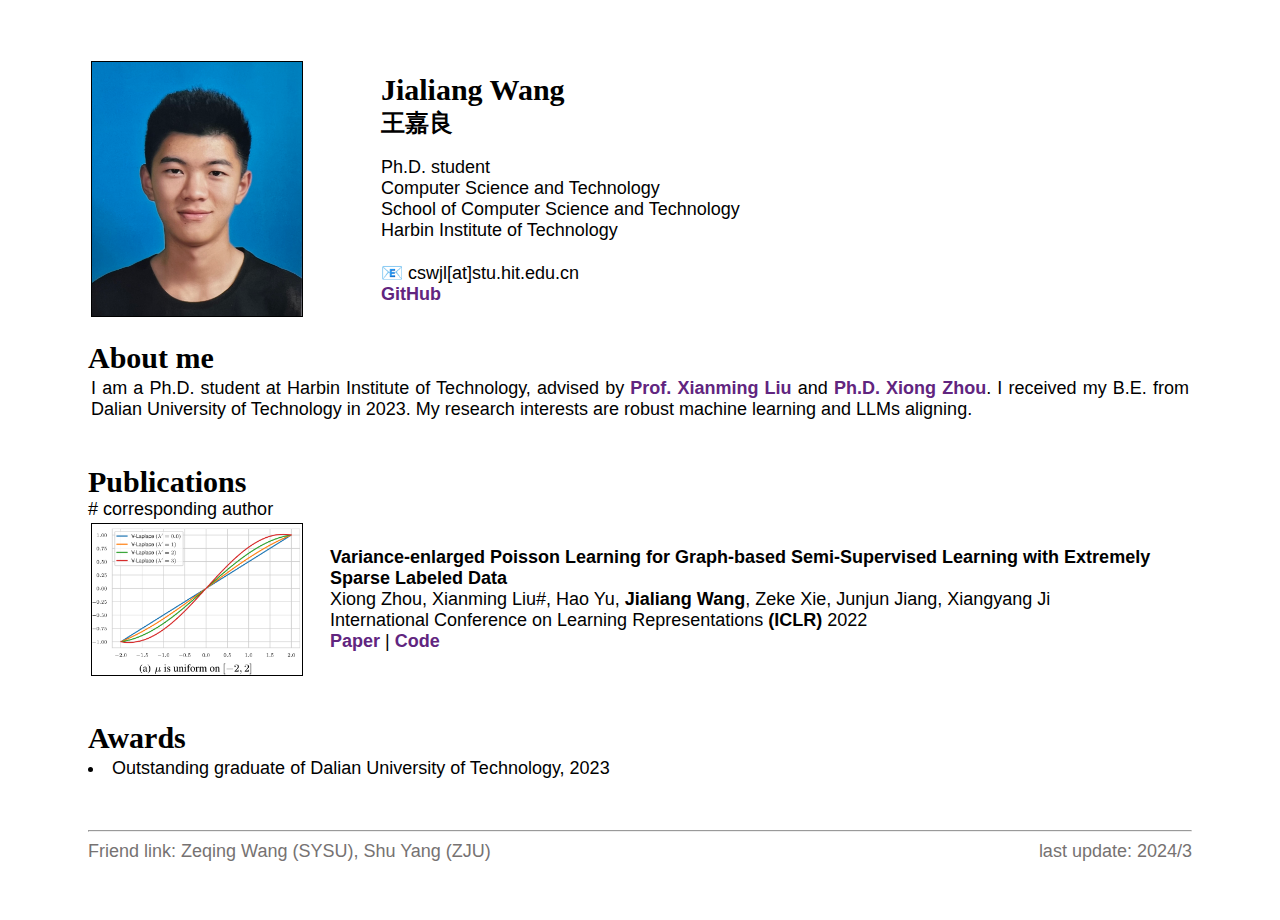
<file: index_old.html>
<html>
 
<head>
    <script type="text/javascript">
 
        function display(id){
            var traget=document.getElementById(id);
            if(traget.style.display=="none"){
                traget.style.display="";
            }else{
                traget.style.display="none";
          }
       }
    </script>
    <style type="text/css">
        /* font-family:"Apple Symbols" */
        body{font-family:Tahoma, Geneva, sans-serif; font-size: 18px; color: black;
         padding-left: 80px; padding-right: 80px; padding-top: 50px; padding-bottom: 50px}

        a{text-decoration:none}
        p{
            /* font-family:"Snell Roundhand"; */
            font-family:Tahoma, Geneva, sans-serif;
            color: black;
            font-size: 18px;
            margin-top: 0px;
		    margin-bottom: 0px;
        }
        p2{
  
            font-size: 25px;
            color: black;
        }
        p3{
            font-family:Georgia, "Times New Roman", Times, serif;
            font-size: 30px;
        }
        p4{
            font-size: 18px;
            font-weight: normal;
            color: #767272;
            float: right;
        }
        li { margin-top:3px;}
        a{
            color: rgb(97, 37, 127);
            font-size: 18px;
            font-weight: bold;
        }
        a.link2{
            color: #767272;
            font-size: 18px;
            font-weight: normal;
        }
        img{
            border: 1px solid;
        }
        /* #layout-content {
	background: white; border: currentColor; border-image: none; text-align: left; padding-top: 0em; padding-right: 1em; padding-left: 1em; vertical-align: top;
} */
    </style>
    <title>Jialiang Wang's Homepage</title>
</head>
 
<body>
    <!-- <div id="layout-content" style="margin-top: 25px;"> -->
    <table border="0" style="clear: both">
        <tbody><tr>
            <td width="210"><img src='photo.jpeg' border="1" width="210"></td>
            <td width="80"></td>
            <td valign="middle" width="900">
                <p3>
                    <b>Jialiang Wang</b><br>
                    <font size = 5;><b>王嘉良</b></font>
                </p3><br><br>
                <p>Ph.D. student<br>
                Computer Science and Technology<br>
                School of Computer Science and Technology<br>
                Harbin Institute of Technology<br><br>
                📧 cswjl[at]stu.hit.edu.cn<br></p>
                <a href="https://github.com/Jialiang-Wang2002/">GitHub</a> 
            </td>
            </tr>
        </tbody>
    </table>

    <div style="clear: both"><br>
        <p3><b>About me</b></p3><br>
        <table border="0" >
            <tbody>
              <tr>
                <td width="1100"> <p align="justify" > I am a Ph.D. student at Harbin Institute of Technology, advised by <a href="https://homepage.hit.edu.cn/xmliu">Prof. Xianming Liu</a> and <a href="https://hitcszx.github.io/">Ph.D. Xiong Zhou</a>.
                    I received my B.E. from Dalian University of Technology in 2023. My research interests are robust machine learning and LLMs aligning.</p>
                </tr>
            </tbody>
          </table>
        <!-- <hr> -->
        <!-- I am a Ph.D. student at Harbin Institute of Technology, advised by <a href="https://homepage.hit.edu.cn/xmliu">Prof. Xianming Liu</a> and <a href="https://hitcszx.github.io/">Ph.D. Xiong Zhou</a>.
        I received my B.E. from Dalian University of Technology in 2023. My research interests are Robust machine learning and LLMs aligning. -->
    </div>
    <br><br>
    <!-- <div>
       <p3><b>News</b></p3><br>
       <li>[2022/09] Recommended to Harbin Institute of Technology</li>
    </div>
    <br><br> -->
    <!-- <div>
        <p3><b>Education & Experiences</b></p3>
        <hr>
        <li><b>Zhengzhou No.7 Middle School</b></li>
        &emsp; [2016/09 - 2019/07] Middle School<br>
        <li><b>Dalian University of Technology</b></li>
        &emsp; [2019/09 - 2023/07] B.S. in Software Engineering<br>
        <li><b>Harbin Institute of Technology</b><br>
        &emsp; [2023/09 - Now] Ph.D. in Computer Science and Technology
     </div>
     <br> -->
     <div>
        <p3><b>Publications</b></p3><br>
        # corresponding author
        <table border="0" style="clear: both">
            <tbody><tr>
                <td width="210"><img src="figs/v_laplace.jpg" border="1" width="210"></td>
                <td width="20"></td>
                <td valign="middle" width="900"><p><strong>Variance-enlarged Poisson Learning for Graph-based Semi-Supervised Learning with Extremely Sparse Labeled Data</strong></p>
                <p>Xiong Zhou, Xianming Liu#, Hao Yu, <strong>Jialiang Wang</strong>, Zeke Xie, Junjun Jiang, Xiangyang Ji</p>
                <p>International Conference on Learning Representations <b>(ICLR)</b> 2022</p>
                    <!-- <p class="margin-small">&nbsp;</p> -->
                <p>
                    <a href="https://openreview.net/forum?id=yeeVBMDAwy">Paper</a> | 
                    <a href="https://openreview.net/forum?id=yeeVBMDAwy">Code</a>
                </p></td>
                </tr>
            </tbody>
        </table>
     </div>
     <br>
     <div style="clear: both"><br>
        <p3><b>Awards</b></p3>
        <li>Outstanding graduate of Dalian University of Technology, 2023</li>
     </div>
     <br><br>
     <hr>
     <font color = #767272 ;>Friend link: </font> <a href="https://www.naptmn.cn/" class="link2">Zeqing Wang (SYSU)</a2>,
        <a href="https://foollain.github.io/" class="link2">Shu Yang (ZJU)</font><a>
     <p4>last update: 2024/3</p4>
    <!-- </div> -->
</body>
</file>
